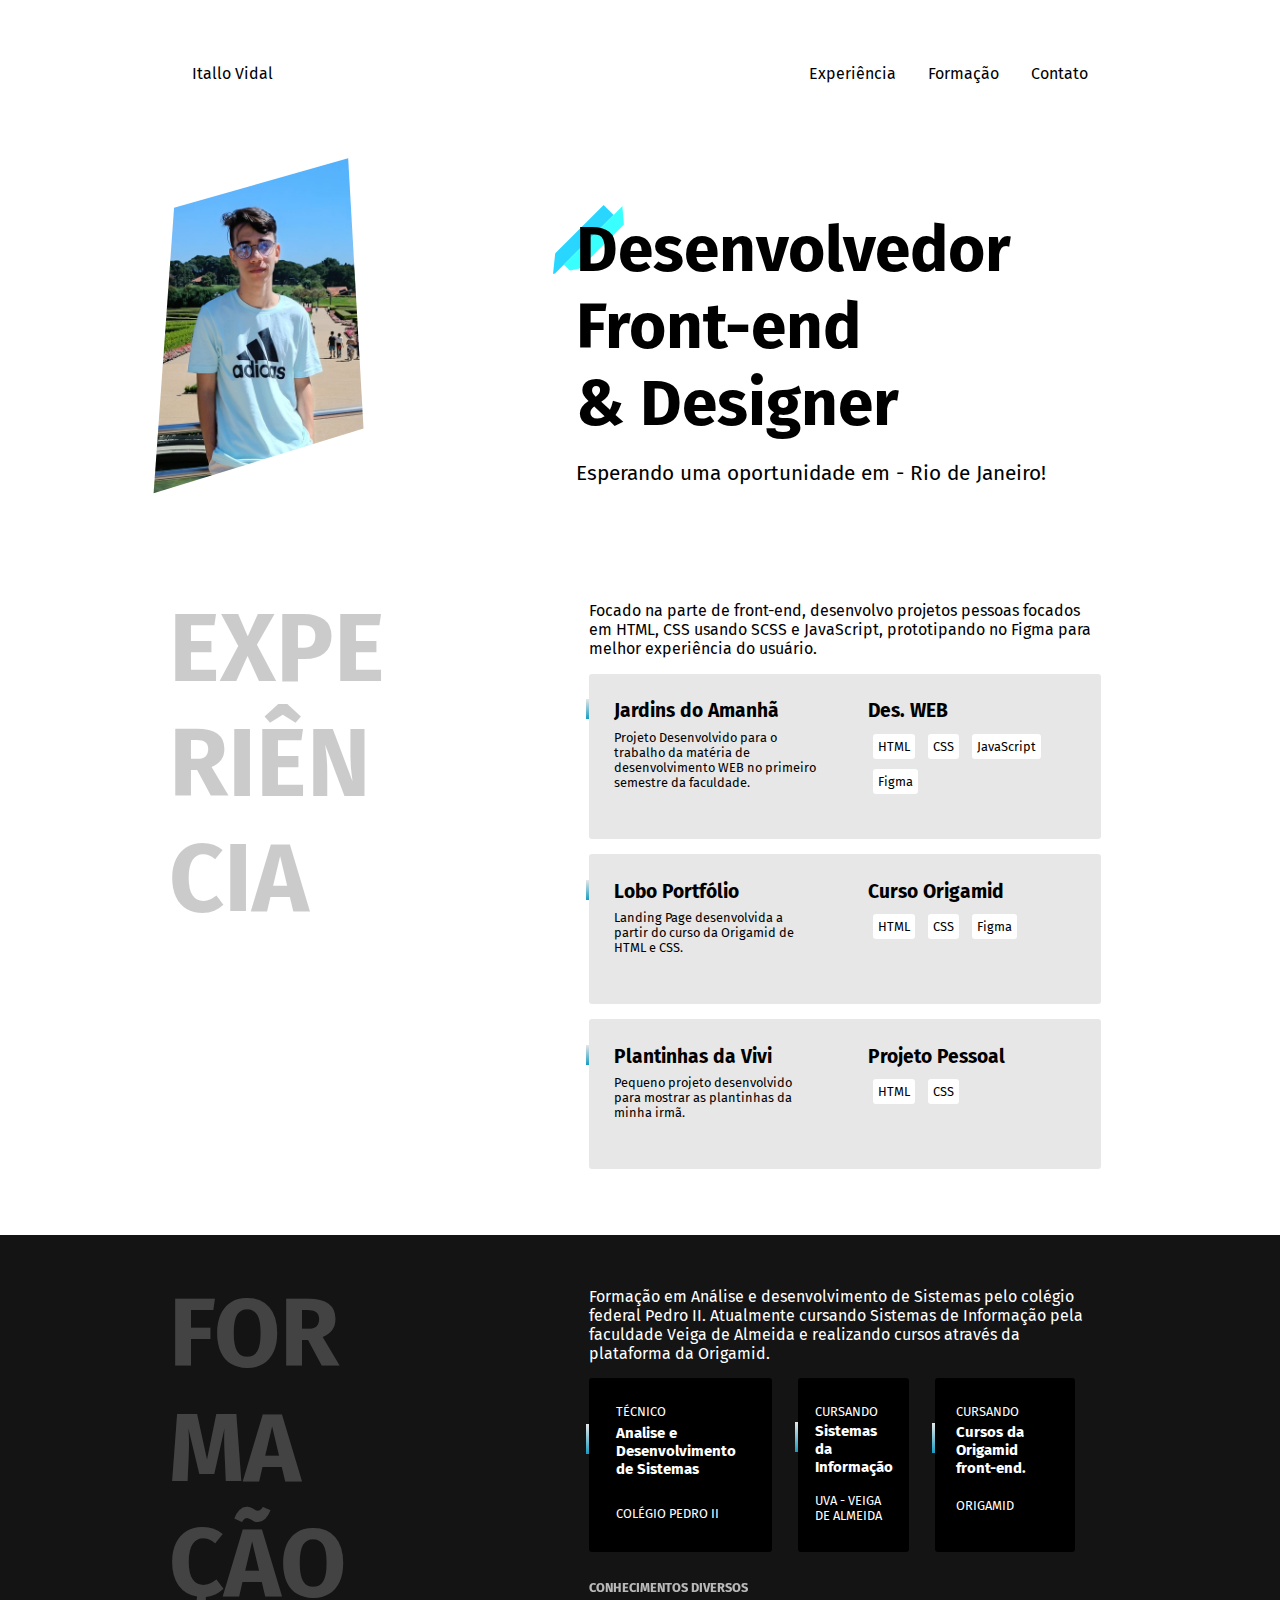
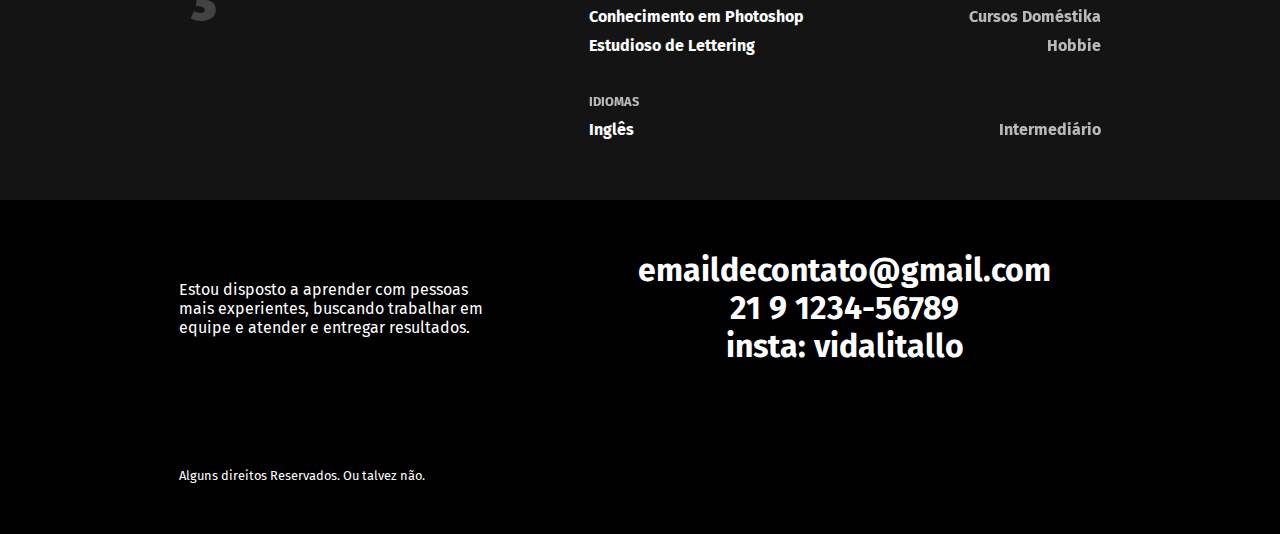
<file: index.html>
<!DOCTYPE html>
<html lang="en">
<head>
    <meta charset="UTF-8">
    <meta http-equiv="X-UA-Compatible" content="IE=edge">
    <meta name="viewport" content="width=device-width, initial-scale=1.0">
    <link rel="stylesheet" href="./CSS/style.css">
    <link rel="preconnect" href="https://fonts.googleapis.com">
<link rel="preconnect" href="https://fonts.gstatic.com" crossorigin>
<link href="https://fonts.googleapis.com/css2?family=Fira+Sans:ital,wght@0,100;0,200;0,300;0,400;0,500;0,600;0,700;0,800;0,900;1,100;1,200;1,300;1,400;1,500;1,600;1,700;1,800;1,900&display=swap" rel="stylesheet">
    <title>Projeto Origamid - Lobo</title>
</head>
<body>
    
    <div id="container-nav">
        <span>Itallo Vidal</span>
        <nav>
            <a href="#container-experiencia">Experiência</a>
            <a href="#container-formacao">Formação</a>
            <a href="#container-contato">Contato</a>
        </nav>
    </div>

    <main>
        <article id="oquesou">
            <div id="container-img">
                <img src="./img/perfil.jpg" alt="">
            </div>

            <div id="info">
            
            <h1> <img id="detalhe"  src="img/detalhe.svg" alt="">Desenvolvedor  <br> Front-end <br>  & Designer</h1>

                <p>Esperando uma oportunidade em - Rio de Janeiro!</p>
            </div>
        </article>

        <article class="wrapper" id="container-experiencia">
            <h1>expe<br>riên<br>cia</h1>

            <div class="container-projetos">
                <p class="desc">Focado na parte de front-end, desenvolvo projetos pessoas focados em HTML, CSS usando SCSS e JavaScript, prototipando no Figma para melhor experiência do usuário. </p>

                <div class="projeto">
                    <div class="info-projeto">
                        <h2>Jardins do Amanhã</h2>

                        <p>Projeto Desenvolvido para o trabalho da matéria de desenvolvimento WEB no primeiro semestre da faculdade.</p>
                    </div>
                    <div class="linguagens-projeto">
                        <h2>Des. WEB</h2>

                        <span> HTML</span>
                        <span> CSS</span>
                        <span> JavaScript</span>
                        <span> Figma </span>
                    </div>
                </div>

                <div class="projeto">
                    <div class="info-projeto">
                        <h2>Lobo Portfólio</h2>

                        <p> Landing Page desenvolvida a partir do curso da Origamid de HTML e CSS.</p>
                    </div>
                    <div class="linguagens-projeto">
                        <h2>Curso Origamid</h2>

                        <span> HTML</span>
                        <span> CSS</span>
                        <span> Figma</span>
                    </div>
                </div>

                <div class="projeto">
                    <div class="info-projeto">
                        <h2>Plantinhas da Vivi</h2>

                        <p>Pequeno projeto desenvolvido para mostrar as plantinhas da minha irmã.</p>
                    </div>
                    <div class="linguagens-projeto">
                        <h2>Projeto Pessoal</h2>

                        <span> HTML</span>
                        <span> CSS</span>
                    </div>
                </div>
            </div>
        </article>

        <article class="wrapper" id="container-formacao">
            <h1>for<br>ma<br>ção</h1>

            <div class="container-projetos">
                <p class="desc"> Formação em Análise e desenvolvimento de Sistemas pelo colégio federal Pedro II. Atualmente cursando Sistemas de Informação pela faculdade Veiga de Almeida e realizando cursos através da plataforma da Origamid.</p>

                <div class="container-formacoes">
                    <div class="formacoes">
                        <p>Técnico</p>
                        <h3>Analise e Desenvolvimento de Sistemas</h3>

                        <p>Colégio Pedro II</p>
                    </div>
                    <div class="formacoes">
                        <p>Cursando</p>
                        <h3>Sistemas da Informação</h3>

                        <p>UVA - Veiga de Almeida</p>
                    </div>
                    <div class="formacoes">
                        <p>Cursando</p>
                        <h3>Cursos da Origamid front-end.</h3>

                        <p>Origamid</p>
                    </div>
                </div>

                <div class="container-curriculo">
                    <span>Conhecimentos Diversos</span>
                    <div class="wp">
                        <h4>Conhecimento em Photoshop</h4>
                        <p>Cursos Doméstika</p>
                    </div>
                    <div>
                        <h4>Estudioso de Lettering</h4>
                        <p>Hobbie</p>
                    </div>
                </div>
                <div class="container-curriculo">
                    <span>idiomas</span>
                    <div class="wp">
                        <h4>Inglês</h4>
                        <p> Intermediário </p>
                    </div>
                    <!-- <div>
                        <h4>Espanhol</h4>
                        <p>Intermediário</p>
                    </div> -->
                </div>
            </div>
        </article>
    </main>

    <footer>
        <div id="container-footer">
            <p>Estou disposto a aprender com pessoas mais experientes, buscando trabalhar em equipe e atender e entregar resultados.</p>

            <div id="contato">
                <h1>emaildecontato@gmail.com</h1>
                <h1>21 9 1234-56789</h1>
                <h1>insta: vidalitallo</h1>
            </div>
        </div>

        <span>Alguns direitos Reservados. Ou talvez não.</span>
    </footer>

</body>
</html>
</file>
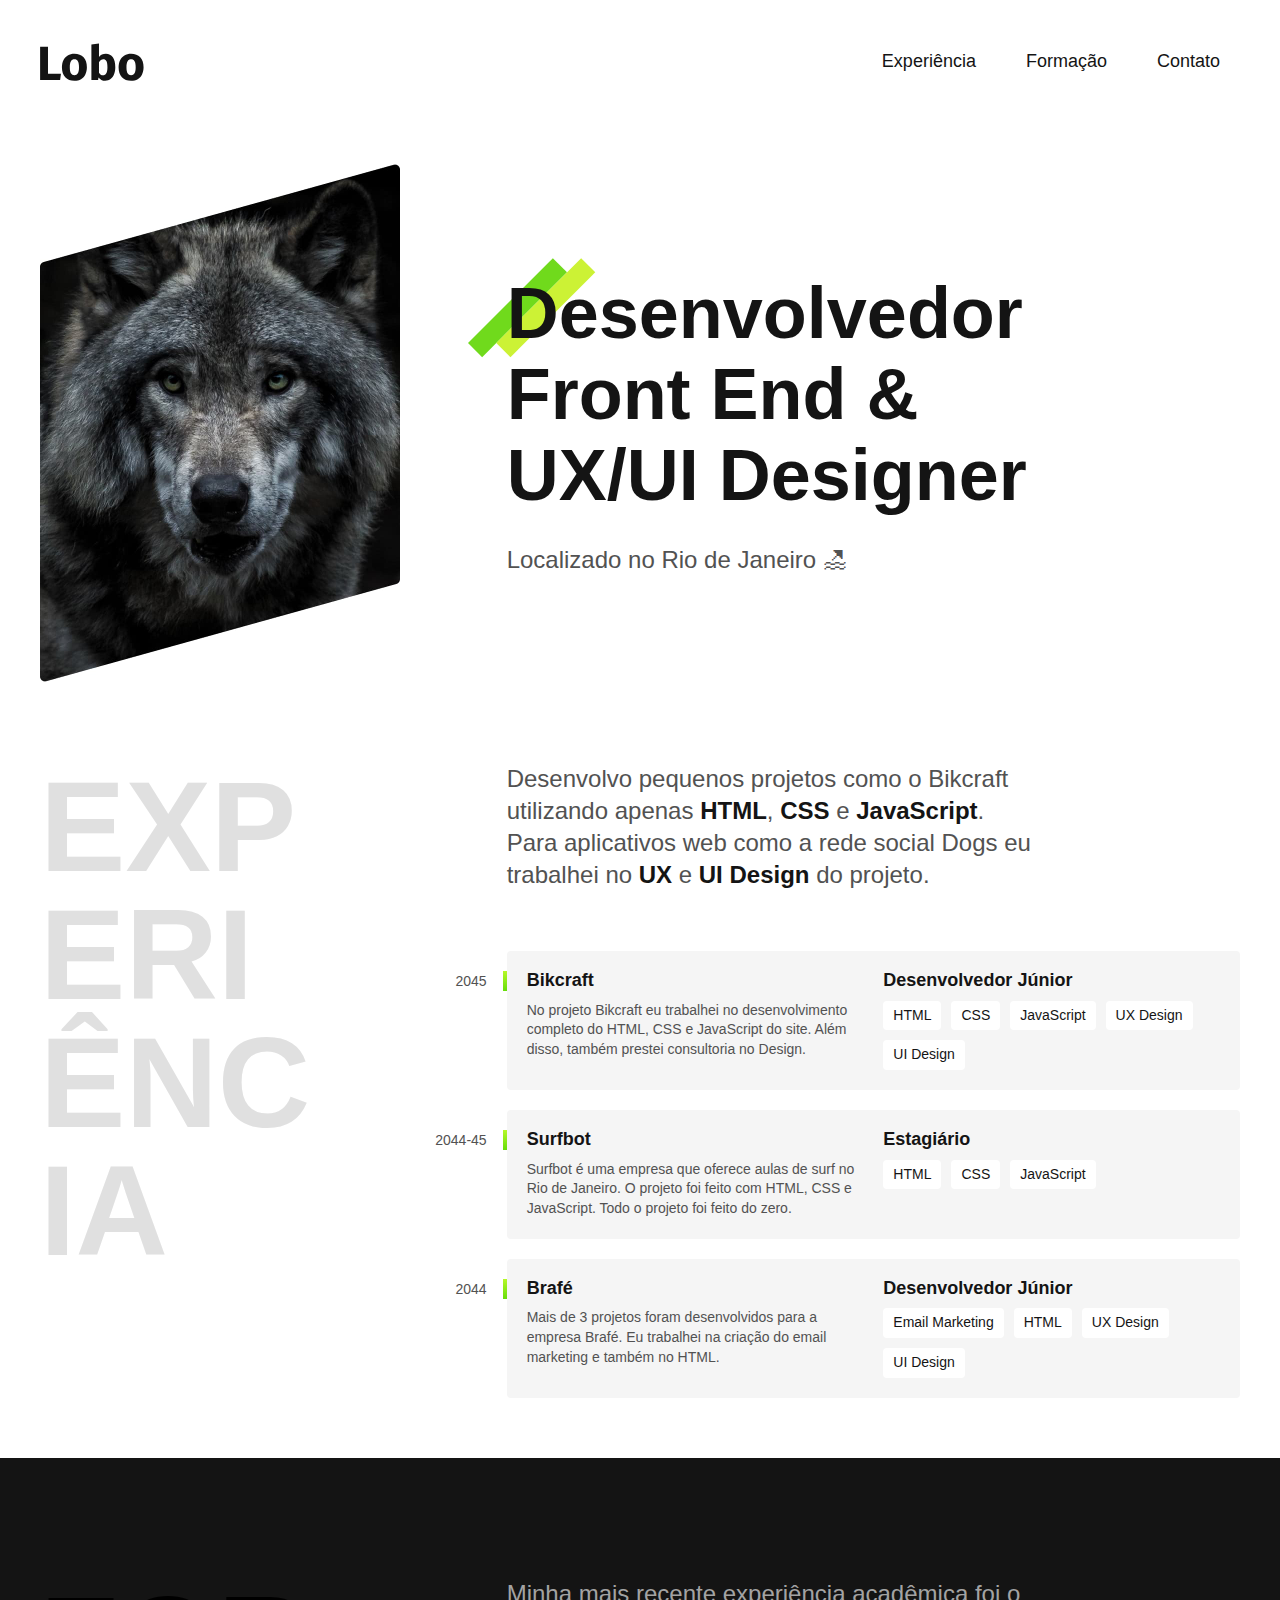
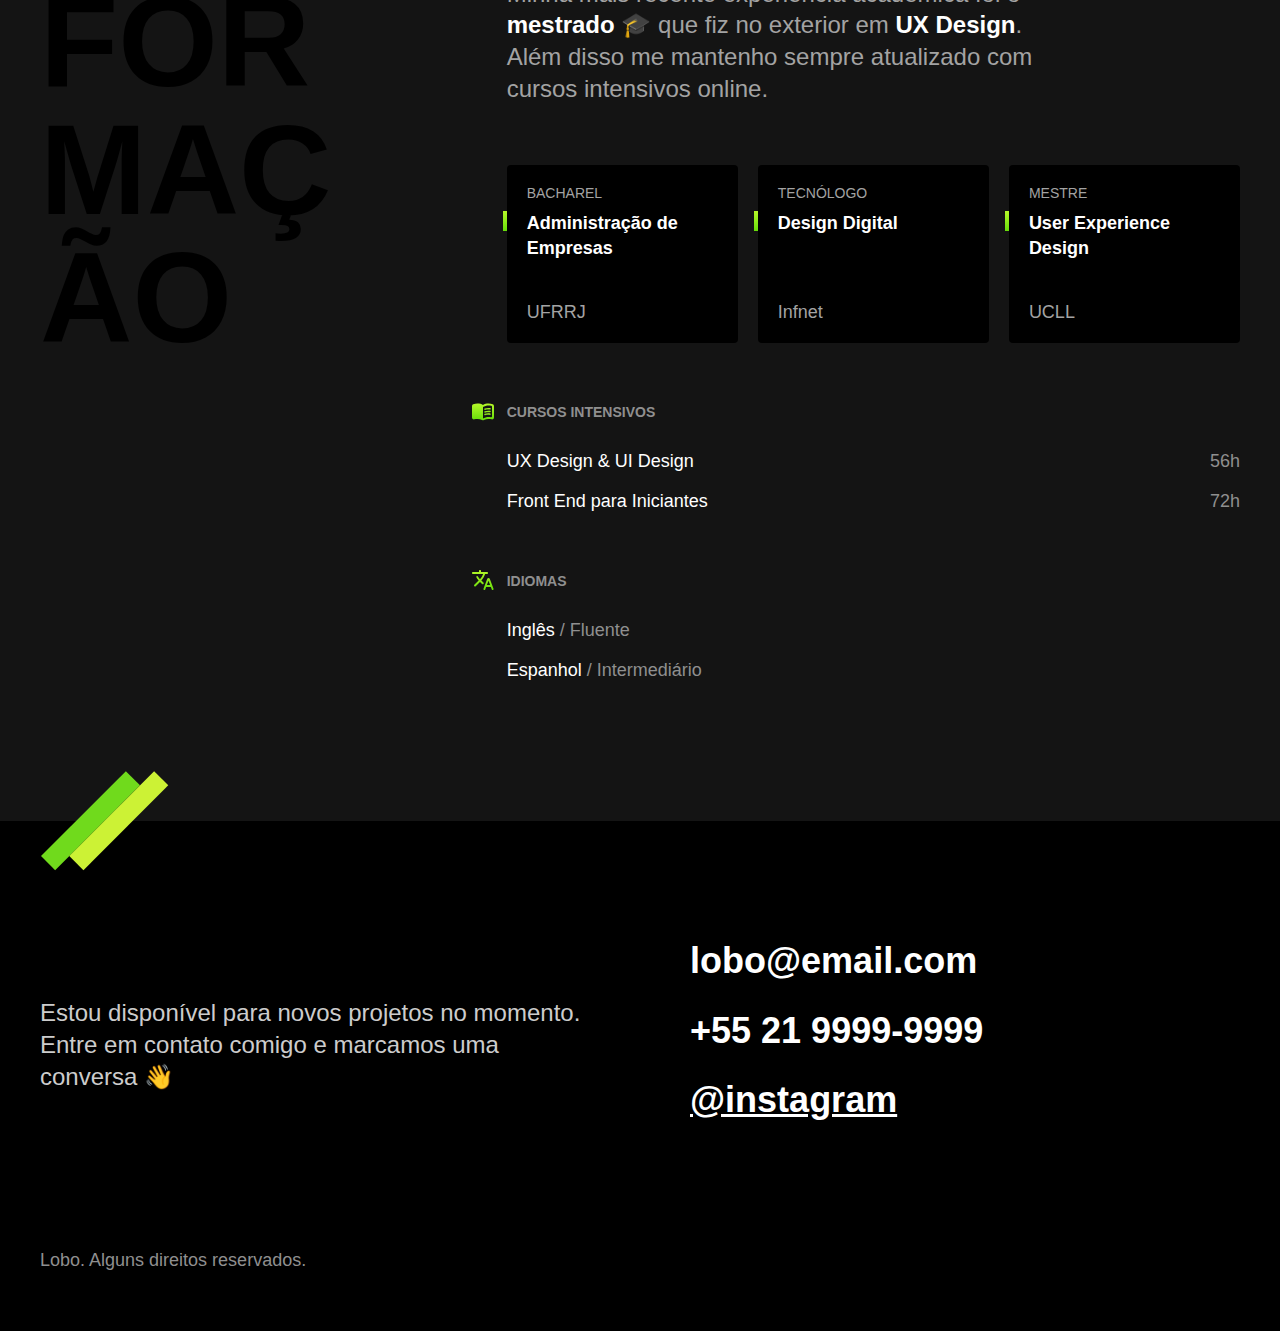
<file: #00 - Referência e Arquivos do Professor/index.html>
<!DOCTYPE html>
<html lang="pt-br">

<head>
  <meta charset="UTF-8">
  <meta name="viewport" content="width=device-width, initial-scale=1.0">
  <title>Lobo - Desenvolvedor e Designer</title>
  <meta name="description" content="Desenvolvedor Front End e UX/UI Designer Localizado no Rio de Janeiro">
  <link rel="stylesheet" href="./css/style.css">
</head>

<body>
  <header class="header">
    <img src="./img/marca.svg" alt="Lobo" width="104" height="38">
    <nav>
      <ul class="header-menu">
        <li><a href="#experiencia">Experiência</a></li>
        <li><a href="#formacao">Formação</a></li>
        <li><a href="#contato">Contato</a></li>
      </ul>
    </nav>
  </header>

  <main class="introducao">
    <img src="./img/perfil.jpg" alt="Lobo Cinza" width="360" height="520">
    <div>
      <h1>Desenvolvedor<br>Front End &<br>UX/UI Designer</h1>
      <p>Localizado no Rio de Janeiro 🏖</p>
    </div>
  </main>

  <section class="experiencia" id="experiencia" aria-label="Experiência">
    <h2 class="subtitulo">Experiência</h2>
    <div>
      <p class="experiencia-texto">Desenvolvo pequenos projetos como o Bikcraft utilizando apenas <strong>HTML</strong>, <strong>CSS</strong> e <strong>JavaScript</strong>. Para aplicativos web como a rede social Dogs eu trabalhei no <strong>UX</strong> e <strong>UI Design</strong> do projeto.</p>

      <div class="empresa">
        <span class="empresa-ano">2045</span>
        <h3 class="empresa-titulo">Bikcraft</h3>
        <span class="empresa-titulo">Desenvolvedor Júnior</span>
        <p class="empresa-texto">No projeto Bikcraft eu trabalhei no desenvolvimento completo do HTML, CSS e JavaScript do site. Além disso, também prestei consultoria no Design.</p>
        <ul class="empresa-habilidades">
          <li>HTML</li>
          <li>CSS</li>
          <li>JavaScript</li>
          <li>UX Design</li>
          <li>UI Design</li>
        </ul>
      </div>

      <div class="empresa">
        <span class="empresa-ano">2044-45</span>
        <h3 class="empresa-titulo">Surfbot</h3>
        <span class="empresa-titulo">Estagiário</span>
        <p class="empresa-texto">Surfbot é uma empresa que oferece aulas de surf no Rio de Janeiro. O projeto foi feito com HTML, CSS e JavaScript. Todo o projeto foi feito do zero.</p>
        <ul class="empresa-habilidades">
          <li>HTML</li>
          <li>CSS</li>
          <li>JavaScript</li>
        </ul>
      </div>

      <div class="empresa">
        <span class="empresa-ano">2044</span>
        <h3 class="empresa-titulo">Brafé</h3>
        <span class="empresa-titulo">Desenvolvedor Júnior</span>
        <p class="empresa-texto">Mais de 3 projetos foram desenvolvidos para a empresa Brafé. Eu trabalhei na criação do email marketing e também no HTML.</p>
        <ul class="empresa-habilidades">
          <li>Email Marketing</li>
          <li>HTML</li>
          <li>UX Design</li>
          <li>UI Design</li>
        </ul>
      </div>

    </div>
  </section>

  <section class="formacao" id="formacao" aria-label="Formação">
    <div class="formacao-container">
      <h2 class="subtitulo">Formação</h2>

      <div>
        <p class="formacao-texto">
          Minha mais recente experiência acadêmica foi o <strong>mestrado</strong> 🎓 que fiz no exterior em <strong>UX Design</strong>. Além disso me mantenho sempre atualizado com cursos intensivos online.
        </p>

        <ul class="faculdade-lista">
          <li class="faculdade">
            <span class="faculdade-tipo">Bacharel</span>
            <h3 class="faculdade-curso">Administração de Empresas</h3>
            <span class="faculdade-instituicao">UFRRJ</span>
          </li>
          <li class="faculdade">
            <span class="faculdade-tipo">Tecnólogo</span>
            <h3 class="faculdade-curso">Design Digital</h3>
            <span class="faculdade-instituicao">Infnet</span>
          </li>
          <li class="faculdade">
            <span class="faculdade-tipo">Mestre</span>
            <h3 class="faculdade-curso">User Experience Design</h3>
            <span class="faculdade-instituicao">UCLL</span>
          </li>
        </ul>

        <div class="formacao-extra">
          <div class="cursos">
            <h3>Cursos Intensivos</h3>
            <ul>
              <li>UX Design & UI Design <span>56h</span></li>
              <li>Front End para Iniciantes <span>72h</span></li>
            </ul>
          </div>
          <div class="idiomas">
            <h3>Idiomas</h3>
            <ul>
              <li>Inglês <span>/ Fluente</span></li>
              <li>Espanhol <span>/ Intermediário</span></li>
            </ul>
          </div>
        </div>
      </div>
    </div>
  </section>

  <footer class="footer" id="contato">
    <div class="footer-container">
      <p class="footer-texto">Estou disponível para novos projetos no momento. Entre em contato comigo e marcamos uma conversa 👋</p>
      <ul class="footer-contato">
        <li>lobo@email.com</li>
        <li>+55 21 9999-9999</li>
        <li><a href="/">@instagram</a></li>
      </ul>
      <p class="footer-copy">Lobo. Alguns direitos reservados.</p>
    </div>
  </footer>

</body>

</html>
</file>
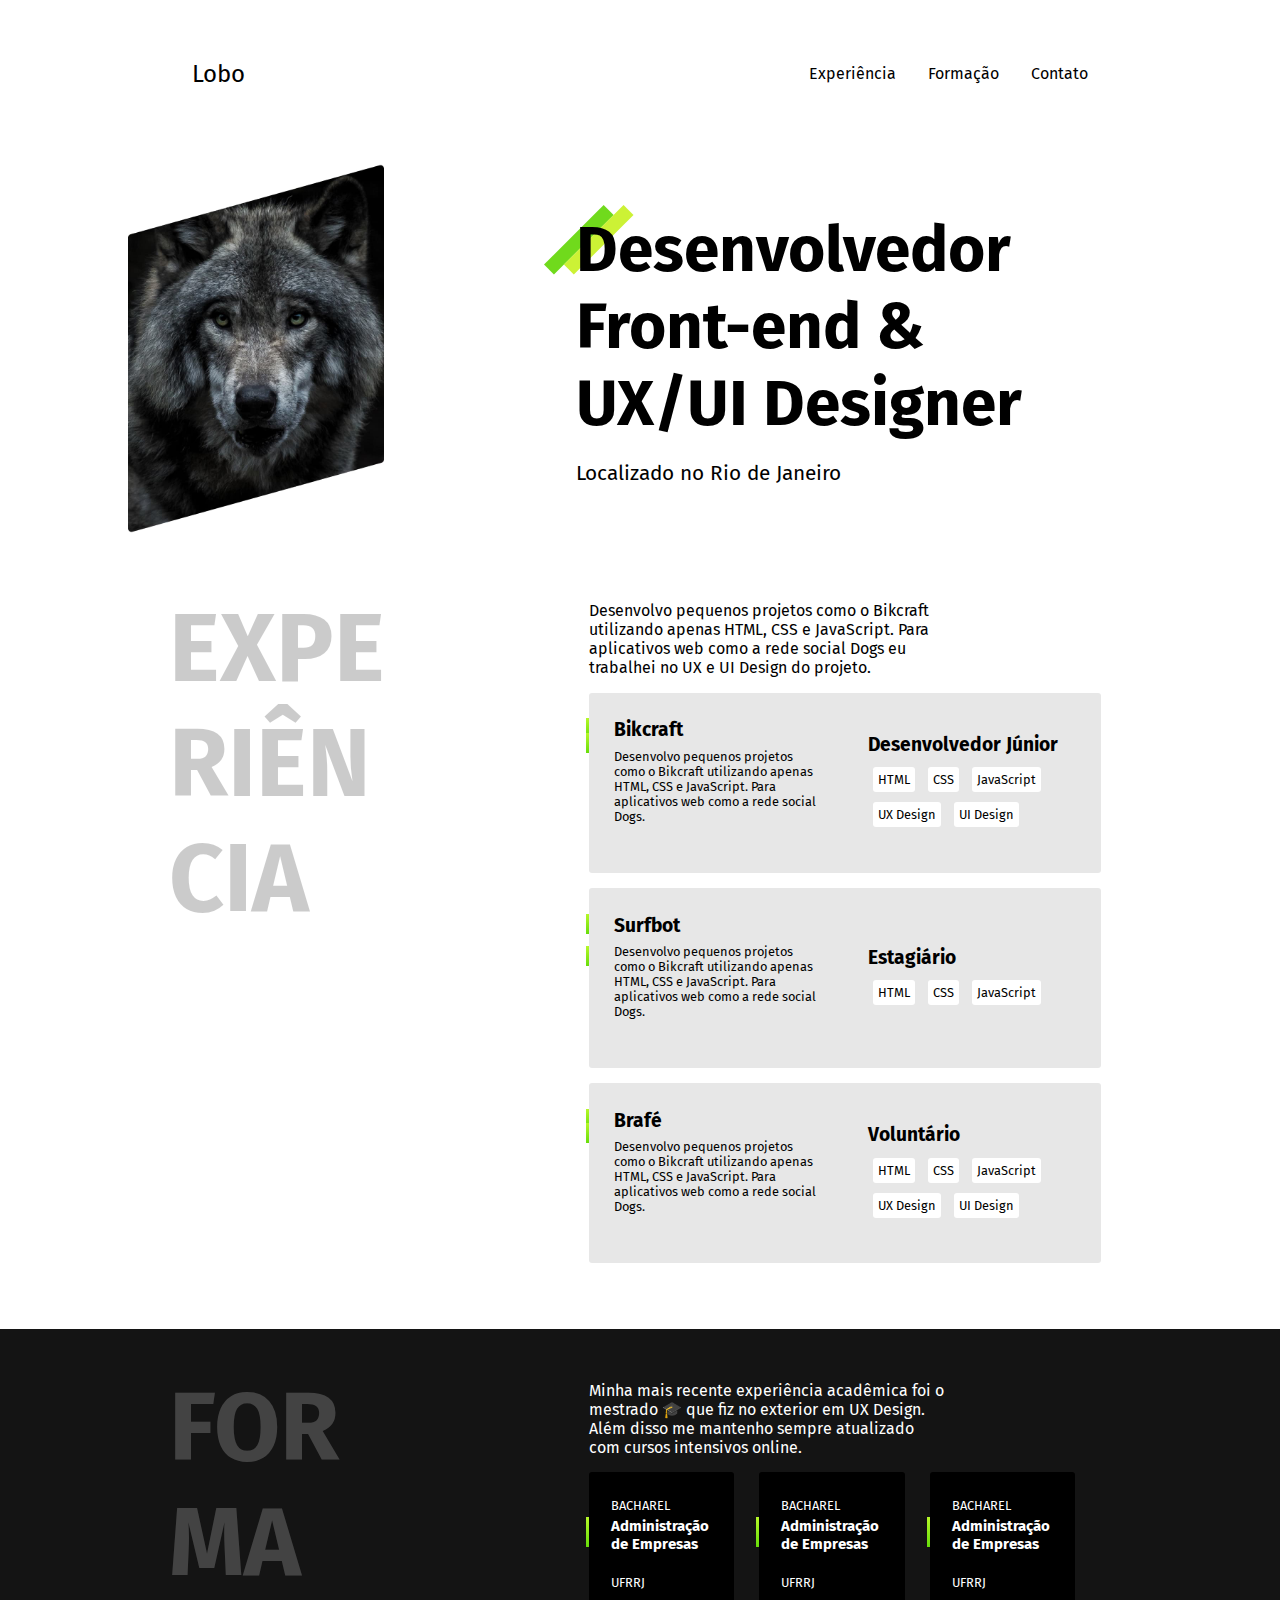
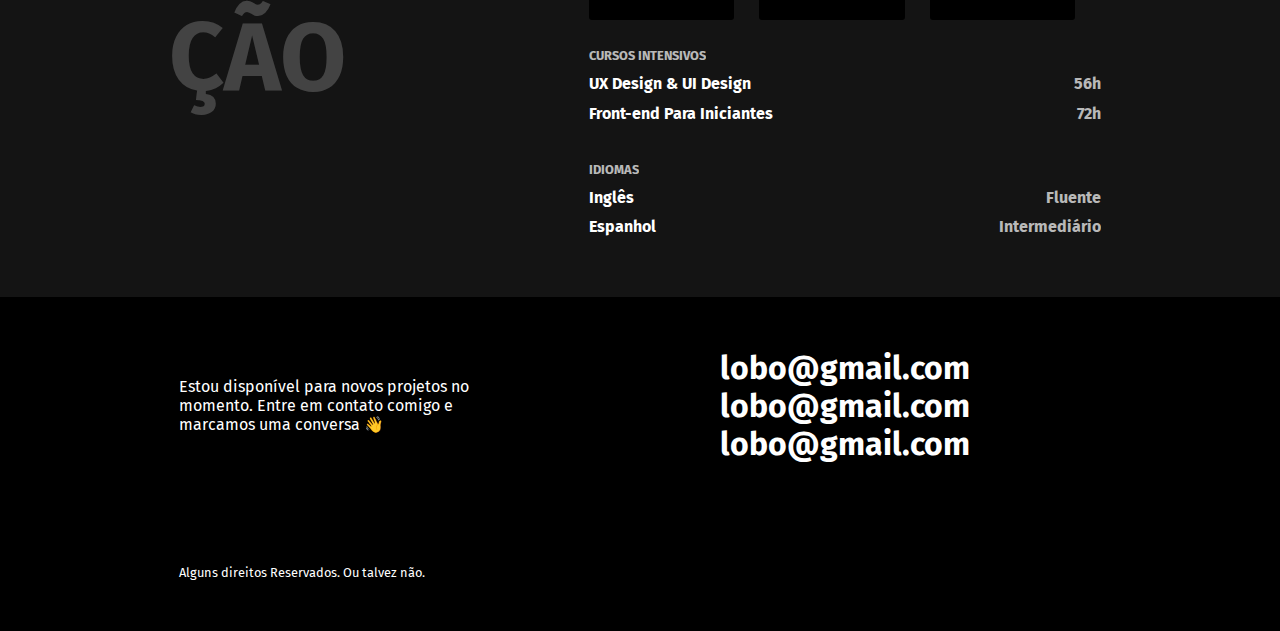
<file: #01 - Meu clone/index.html>
<!DOCTYPE html>
<html lang="en">
<head>
    <meta charset="UTF-8">
    <meta http-equiv="X-UA-Compatible" content="IE=edge">
    <meta name="viewport" content="width=device-width, initial-scale=1.0">
    <link rel="stylesheet" href="style.css">
    <link rel="preconnect" href="https://fonts.googleapis.com">
<link rel="preconnect" href="https://fonts.gstatic.com" crossorigin>
<link href="https://fonts.googleapis.com/css2?family=Fira+Sans:ital,wght@0,100;0,200;0,300;0,400;0,500;0,600;0,700;0,800;0,900;1,100;1,200;1,300;1,400;1,500;1,600;1,700;1,800;1,900&display=swap" rel="stylesheet">
    <title>Projeto Origamid - Lobo</title>
</head>
<body>
    
    <div id="container-nav">
        <span>Lobo</span>
        <nav>
            <a href="#container-experiencia">Experiência</a>
            <a href="#container-formacao">Formação</a>
            <a href="#container-contato">Contato</a>
        </nav>
    </div>

    <main>
        <article id="oquesou">
            <div id="container-img">
                <img src="./img/perfil.jpg" alt="">
            </div>

            <div id="info">
            
            <h1> <img id="detalhe"  src="img/detalhe.svg" alt="">Desenvolvedor  <br> Front-end & <br> UX/UI Designer</h1>

                <p>Localizado no Rio de Janeiro</p>
            </div>
        </article>

        <article class="wrapper" id="container-experiencia">
            <h1>expe<br>riên<br>cia</h1>

            <div class="container-projetos">
                <p class="desc">Desenvolvo pequenos projetos como o Bikcraft utilizando apenas HTML, CSS e JavaScript. Para aplicativos web como a rede social Dogs eu trabalhei no UX e UI Design do projeto.</p>

                <div class="projeto">
                    <div class="info-projeto">
                        <h2>Bikcraft</h2>

                        <p>Desenvolvo pequenos projetos como o Bikcraft utilizando apenas HTML, CSS e JavaScript. Para aplicativos web como a rede social Dogs.</p>
                    </div>
                    <div class="linguagens-projeto">
                        <h2>Desenvolvedor Júnior</h2>

                        <span> HTML</span>
                        <span> CSS</span>
                        <span> JavaScript</span>
                        <span> UX Design</span>
                        <span> UI Design</span>
                    </div>
                </div>

                <div class="projeto">
                    <div class="info-projeto">
                        <h2>Surfbot</h2>

                        <p>Desenvolvo pequenos projetos como o Bikcraft utilizando apenas HTML, CSS e JavaScript. Para aplicativos web como a rede social Dogs.</p>
                    </div>
                    <div class="linguagens-projeto">
                        <h2>Estagiário</h2>

                        <span> HTML</span>
                        <span> CSS</span>
                        <span> JavaScript</span>
                    </div>
                </div>

                <div class="projeto">
                    <div class="info-projeto">
                        <h2>Brafé</h2>

                        <p>Desenvolvo pequenos projetos como o Bikcraft utilizando apenas HTML, CSS e JavaScript. Para aplicativos web como a rede social Dogs.</p>
                    </div>
                    <div class="linguagens-projeto">
                        <h2>Voluntário</h2>

                        <span> HTML</span>
                        <span> CSS</span>
                        <span> JavaScript</span>
                        <span> UX Design</span>
                        <span> UI Design</span>
                    </div>
                </div>
            </div>
        </article>

        <article class="wrapper" id="container-formacao">
            <h1>for<br>ma<br>ção</h1>

            <div class="container-projetos">
                <p class="desc">Minha mais recente experiência acadêmica foi o mestrado 🎓 que fiz no exterior em UX Design. Além disso me mantenho sempre atualizado com cursos intensivos online.</p>

                <div class="container-formacoes">
                    <div class="formacoes">
                        <p>bacharel</p>
                        <h3>Administração de Empresas</h3>

                        <p>UFRRJ</p>
                    </div>
                    <div class="formacoes">
                        <p>bacharel</p>
                        <h3>Administração de Empresas</h3>

                        <p>UFRRJ</p>
                    </div>
                    <div class="formacoes">
                        <p>bacharel</p>
                        <h3>Administração de Empresas</h3>

                        <p>UFRRJ</p>
                    </div>
                </div>

                <div class="container-curriculo">
                    <span>cursos intensivos</span>
                    <div class="wp">
                        <h4>UX Design & UI Design</h4>
                        <p>56h</p>
                    </div>
                    <div>
                        <h4>Front-end Para Iniciantes</h4>
                        <p>72h</p>
                    </div>
                </div>
                <div class="container-curriculo">
                    <span>idiomas</span>
                    <div class="wp">
                        <h4>Inglês</h4>
                        <p> Fluente</p>
                    </div>
                    <div>
                        <h4>Espanhol</h4>
                        <p>Intermediário</p>
                    </div>
                </div>
            </div>
        </article>
    </main>

    <footer>
        <div id="container-footer">
            <p>Estou disponível para novos projetos no momento. Entre em contato comigo e marcamos uma conversa 👋</p>

            <div id="contato">
                <h1>lobo@gmail.com</h1>
                <h1>lobo@gmail.com</h1>
                <h1>lobo@gmail.com</h1>
            </div>
        </div>

        <span>Alguns direitos Reservados. Ou talvez não.</span>
    </footer>

</body>
</html>
</file>
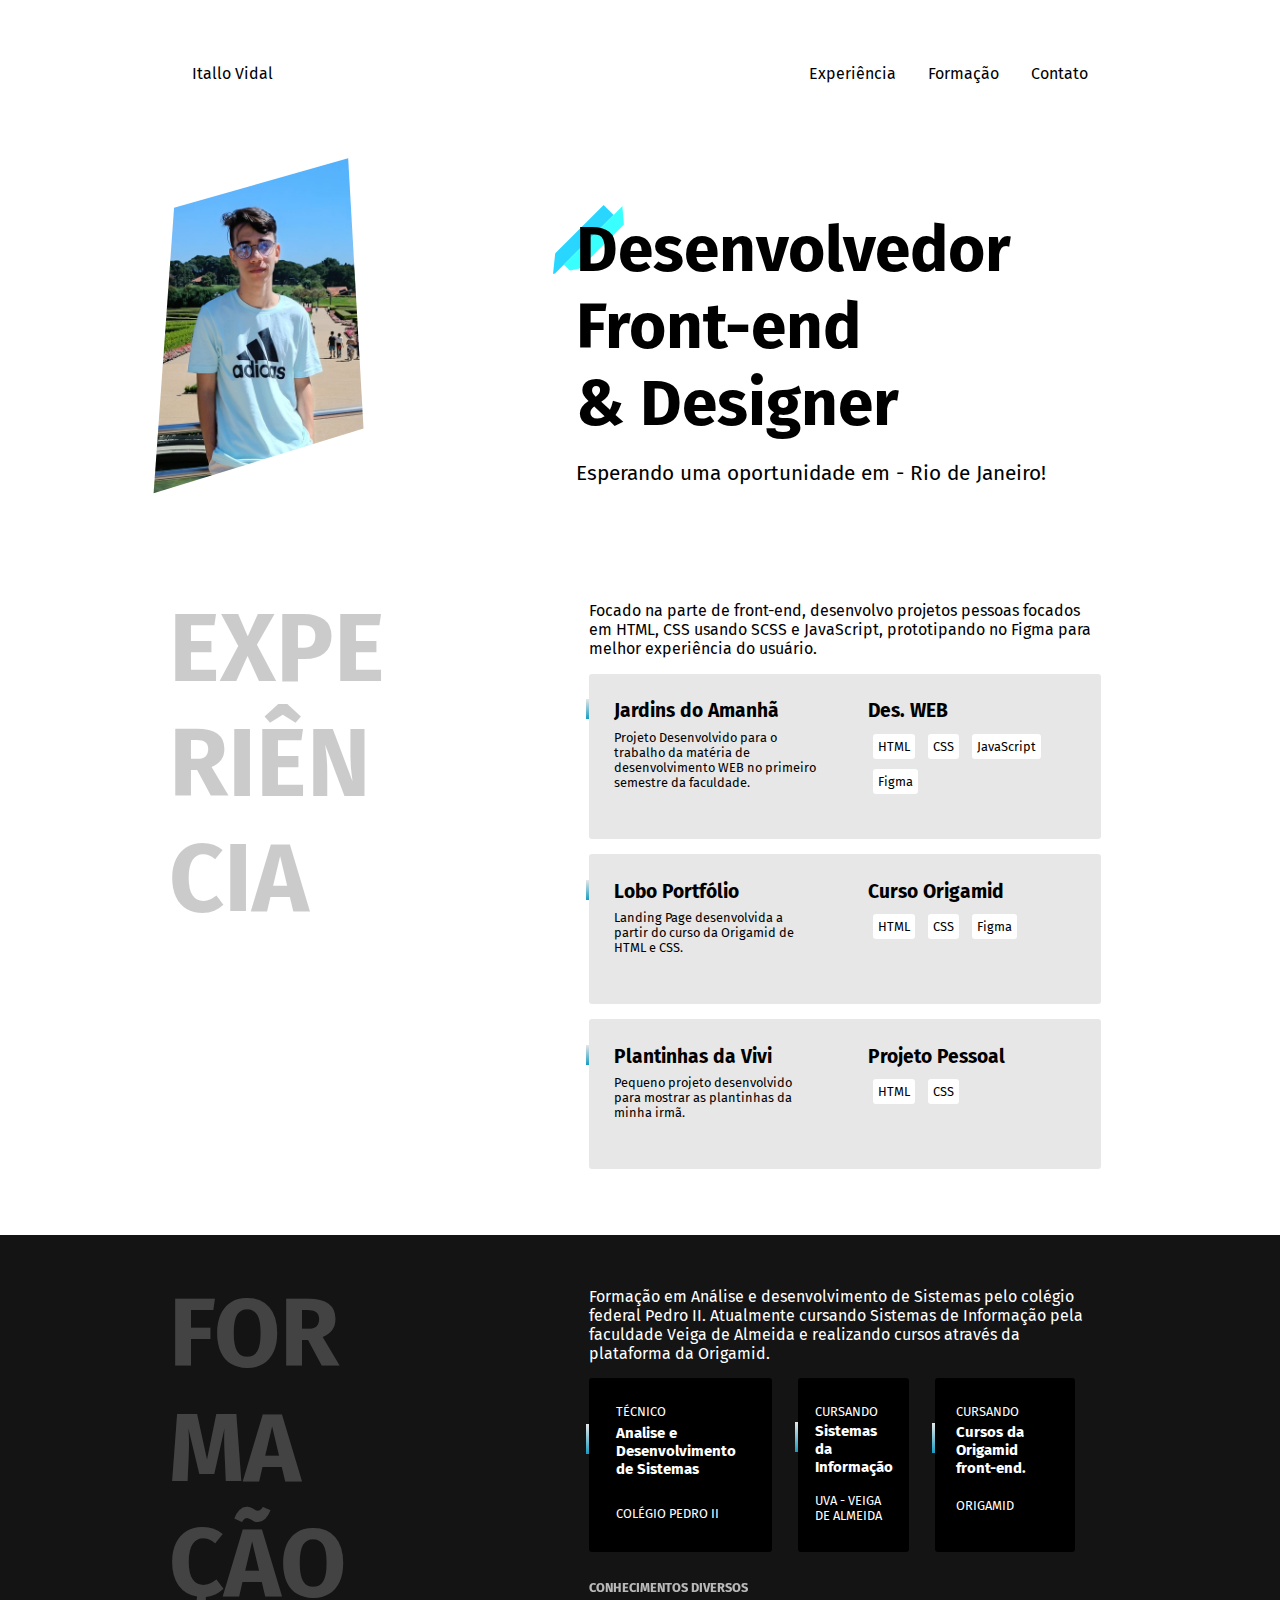
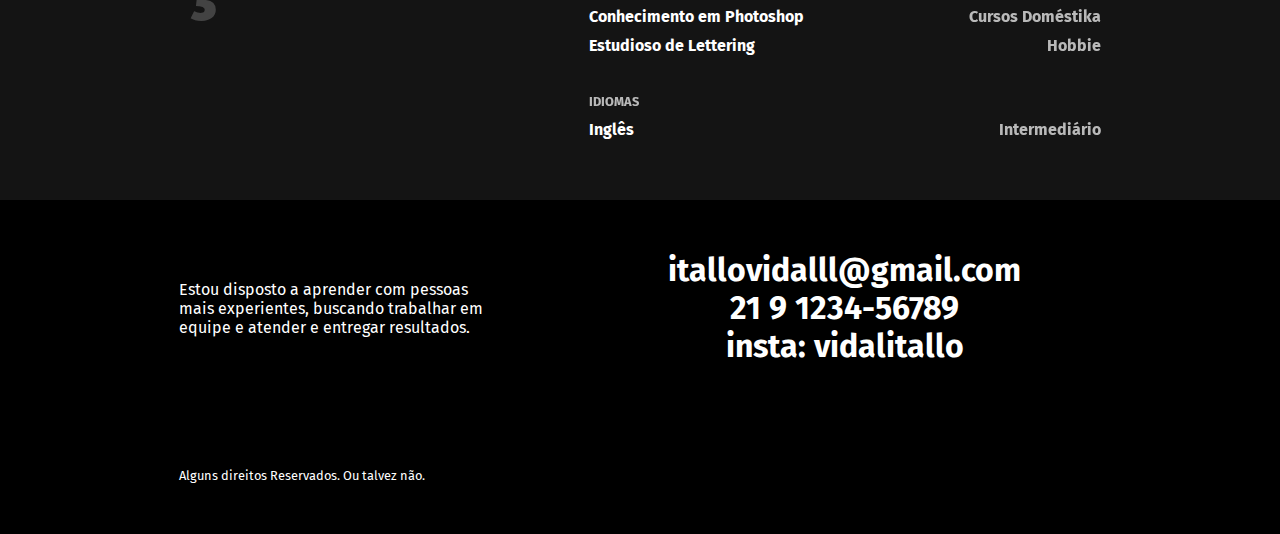
<file: landing page portifolio/index.html>
<!DOCTYPE html>
<html lang="en">
<head>
    <meta charset="UTF-8">
    <meta http-equiv="X-UA-Compatible" content="IE=edge">
    <meta name="viewport" content="width=device-width, initial-scale=1.0">
    <link rel="stylesheet" href="./CSS/style.css">

    <!-- conexão com fonte usada -->

    <link rel="preconnect" href="https://fonts.googleapis.com">
    <link rel="preconnect" href="https://fonts.gstatic.com" crossorigin>    
    <link href="https://fonts.googleapis.com/css2?family=Fira+Sans:ital,wght@0,100;0,200;0,300;0,400;0,500;0,600;0,700;0,800;0,900;1,100;1,200;1,300;1,400;1,500;1,600;1,700;1,800;1,900&display=swap" rel="stylesheet">
    <title>Projeto Origamid - Lobo</title>
</head>
<body>
    
    <div id="container-nav">
        <span>Itallo Vidal</span>
        <nav>
            <a href="#container-experiencia">Experiência</a>
            <a href="#container-formacao">Formação</a>
            <a href="#container-contato">Contato</a>
        </nav>
    </div>

    <main>
        <article id="oquesou">
            <div id="container-img">
                <img src="./img/perfil.jpg" alt="">
            </div>

            <div id="info">
            
            <h1> <img id="detalhe"  src="img/detalhe.svg" alt="">Desenvolvedor  <br> Front-end <br>  & Designer</h1>

                <p>Esperando uma oportunidade em - Rio de Janeiro!</p>
            </div>
        </article>

        <article class="wrapper" id="container-experiencia">
            <h1>expe<br>riên<br>cia</h1>

            <div class="container-projetos">
                <p class="desc">Focado na parte de front-end, desenvolvo projetos pessoas focados em HTML, CSS usando SCSS e JavaScript, prototipando no Figma para melhor experiência do usuário. </p>

                <div class="projeto">
                    <div class="info-projeto">
                        <h2>Jardins do Amanhã</h2>

                        <p>Projeto Desenvolvido para o trabalho da matéria de desenvolvimento WEB no primeiro semestre da faculdade.</p>
                    </div>
                    <div class="linguagens-projeto">
                        <h2>Des. WEB</h2>

                        <span> HTML</span>
                        <span> CSS</span>
                        <span> JavaScript</span>
                        <span> Figma </span>
                    </div>
                </div>

                <div class="projeto">
                    <div class="info-projeto">
                        <h2>Lobo Portfólio</h2>

                        <p> Landing Page desenvolvida a partir do curso da Origamid de HTML e CSS.</p>
                    </div>
                    <div class="linguagens-projeto">
                        <h2>Curso Origamid</h2>

                        <span> HTML</span>
                        <span> CSS</span>
                        <span> Figma</span>
                    </div>
                </div>

                <div class="projeto">
                    <div class="info-projeto">
                        <h2>Plantinhas da Vivi</h2>

                        <p>Pequeno projeto desenvolvido para mostrar as plantinhas da minha irmã.</p>
                    </div>
                    <div class="linguagens-projeto">
                        <h2>Projeto Pessoal</h2>

                        <span> HTML</span>
                        <span> CSS</span>
                    </div>
                </div>
            </div>
        </article>

        <article class="wrapper" id="container-formacao">
            <h1>for<br>ma<br>ção</h1>

            <div class="container-projetos">
                <p class="desc"> Formação em Análise e desenvolvimento de Sistemas pelo colégio federal Pedro II. Atualmente cursando Sistemas de Informação pela faculdade Veiga de Almeida e realizando cursos através da plataforma da Origamid.</p>

                <div class="container-formacoes">
                    <div class="formacoes">
                        <p>Técnico</p>
                        <h3>Analise e Desenvolvimento de Sistemas</h3>

                        <p>Colégio Pedro II</p>
                    </div>
                    <div class="formacoes">
                        <p>Cursando</p>
                        <h3>Sistemas da Informação</h3>

                        <p>UVA - Veiga de Almeida</p>
                    </div>
                    <div class="formacoes">
                        <p>Cursando</p>
                        <h3>Cursos da Origamid front-end.</h3>

                        <p>Origamid</p>
                    </div>
                </div>

                <div class="container-curriculo">
                    <span>Conhecimentos Diversos</span>
                    <div class="wp">
                        <h4>Conhecimento em Photoshop</h4>
                        <p>Cursos Doméstika</p>
                    </div>
                    <div>
                        <h4>Estudioso de Lettering</h4>
                        <p>Hobbie</p>
                    </div>
                </div>
                <div class="container-curriculo">
                    <span>idiomas</span>
                    <div class="wp">
                        <h4>Inglês</h4>
                        <p> Intermediário </p>
                    </div>
                </div>
            </div>
        </article>
    </main>

    <footer>
        <div id="container-footer">
            <p>Estou disposto a aprender com pessoas mais experientes, buscando trabalhar em equipe e atender e entregar resultados.</p>

            <div id="contato">
                <h1>itallovidalll@gmail.com</h1>
                <h1>21 9 1234-56789</h1>
                <h1>insta: vidalitallo</h1>
            </div>
        </div>

        <span>Alguns direitos Reservados. Ou talvez não.</span>
    </footer>

</body>
</html>
</file>
<file: CSS/style.css>
@import url("https://fonts.googleapis.com/css2?family=Fira+Sans:ital,wght@0,100;0,200;0,300;0,400;0,500;0,600;0,700;0,800;0,900;1,100;1,200;1,300;1,400;1,500;1,600;1,700;1,800;1,900&display=swap");
a {
  text-decoration: none;
  color: black;
}

* {
  box-sizing: border-box;
  padding: 0;
  margin: 0;
  font-family: "Fira Sans", sans-serif;
}

img {
  max-width: 100%;
  -o-object-fit: cover;
     object-fit: cover;
  -webkit-clip-path: polygon(18% 13%, 86% 0, 92% 71%, 10% 88%);
          clip-path: polygon(18% 13%, 86% 0, 92% 71%, 10% 88%);
}

@media (max-width: 770px) {
  :root {
    font-size: 12px;
  }
}
#container-nav {
  display: flex;
  justify-content: end;
  align-items: center;
  flex-direction: row;
}
#container-nav span {
  width: 30%;
  padding-left: 15%;
  font-size: 1rem;
}
#container-nav nav {
  width: 70%;
  padding: 5%;
  padding-right: 15%;
  display: flex;
  justify-content: end;
  align-items: center;
  flex-direction: row;
}
#container-nav nav a {
  display: inline-block;
  margin-left: 5%;
}

main #oquesou {
  display: flex;
  justify-content: center;
  align-items: center;
  flex-direction: row;
}
@media (max-width: 1100px) {
  main #oquesou {
    flex-direction: column-reverse;
  }
}
main #oquesou #container-img {
  width: 40%;
  display: flex;
  justify-content: center;
  align-items: center;
  flex-direction: row;
}
@media (max-width: 1100px) {
  main #oquesou #container-img {
    width: 100%;
  }
}
main #oquesou #container-img img {
  margin: 0 auto;
  width: 50%;
}
main #oquesou #info {
  width: 60%;
  padding: 5%;
  font-size: 2rem;
}
@media (max-width: 770px) {
  main #oquesou #info {
    width: 80%;
  }
}
main #oquesou #info h1 {
  position: relative;
}
main #oquesou #info h1 #detalhe {
  position: absolute;
  width: 90px;
  left: -5%;
  top: -7%;
  z-index: -1;
  filter: hue-rotate(99deg) saturate(1);
}
@media (max-width: 770px) {
  main #oquesou #info h1 #detalhe {
    width: 60px;
  }
}
main #oquesou #info p {
  margin-top: 3%;
  font-size: 1.3rem;
}
main .wrapper {
  padding: 0 10%;
  display: flex;
  justify-content: center;
  align-items: start;
  flex-direction: row;
}
@media (max-width: 1100px) {
  main .wrapper {
    flex-direction: column;
  }
}
main .wrapper h1 {
  display: flex;
  justify-content: start;
  align-items: start;
  flex-direction: row;
  width: 40%;
  font-size: 6rem;
  opacity: 0.2;
  padding: 4%;
  word-break: break-all;
  text-transform: uppercase;
}
@media (max-width: 770px) {
  main .wrapper h1 {
    width: 100%;
    justify-content: center;
    padding-bottom: 0%;
    font-size: 3rem;
  }
  main .wrapper h1 br {
    display: none;
  }
}
@media (max-width: 1100px) {
  main .wrapper h1 {
    text-align: center;
    width: -moz-fit-content;
    width: fit-content;
    margin: 0 auto;
  }
  main .wrapper h1 br {
    display: none;
  }
}
main .wrapper .container-projetos {
  width: 60%;
  padding: 5%;
  display: flex;
  justify-content: center;
  align-items: start;
  flex-direction: column;
}
@media (max-width: 1100px) {
  main .wrapper .container-projetos {
    width: 100%;
  }
}
main .wrapper .container-projetos .desc {
  margin-bottom: 3%;
}
@media (max-width: 1100px) {
  main .wrapper .container-projetos .desc {
    width: 100%;
  }
}
main .wrapper .container-projetos .projeto {
  background-color: #e7e7e7;
  padding: 5%;
  font-size: 0.8rem;
  display: flex;
  justify-content: center;
  align-items: flex-start;
  flex-direction: row;
  position: relative;
  border-radius: 3px;
  margin-bottom: 3%;
}
@media (max-width: 770px) {
  main .wrapper .container-projetos .projeto {
    flex-direction: column;
  }
}
main .wrapper .container-projetos .projeto .info-projeto {
  width: 55%;
  margin-bottom: 5%;
}
@media (max-width: 770px) {
  main .wrapper .container-projetos .projeto .info-projeto {
    width: 100%;
  }
}
main .wrapper .container-projetos .projeto .linguagens-projeto {
  width: 45%;
}
@media (max-width: 770px) {
  main .wrapper .container-projetos .projeto .linguagens-projeto {
    width: 100%;
  }
}
main .wrapper .container-projetos .projeto h2 {
  margin-bottom: 3%;
}
main .wrapper .container-projetos .projeto h2::before {
  content: "";
  left: -3px;
  width: 3px;
  height: 20px;
  background-image: linear-gradient(#e7e7e7, #189bc2);
  position: absolute;
}
main .wrapper .container-projetos .projeto p {
  width: 80%;
}
main .wrapper .container-projetos .projeto span {
  padding: 5px;
  display: inline-block;
  margin: 5px;
  background-color: white;
  border-radius: 3px;
}
main #container-formacao {
  background-color: #141414;
  color: white;
  flex: 1;
}
main #container-formacao .container-formacoes {
  display: flex;
  justify-content: center;
  align-items: initial;
  flex-direction: row;
  width: 100%;
  font-size: 0.8rem;
  flex: 1;
}
@media (max-width: 770px) {
  main #container-formacao .container-formacoes {
    height: 120px;
  }
}
main #container-formacao .container-formacoes .formacoes {
  margin-right: 5%;
  background-color: black;
  border-radius: 3px;
  padding: 5% 0;
}
main #container-formacao .container-formacoes .formacoes p, main #container-formacao .container-formacoes .formacoes h3 {
  padding-left: 15%;
  padding-right: 15%;
}
main #container-formacao .container-formacoes .formacoes p {
  text-transform: uppercase;
  margin-bottom: 3%;
}
main #container-formacao .container-formacoes .formacoes h3 {
  margin-bottom: 15%;
  position: relative;
}
@media (max-width: 770px) {
  main #container-formacao .container-formacoes .formacoes h3 {
    font-size: 0.7rem;
  }
}
main #container-formacao .container-formacoes .formacoes h3::before {
  content: "";
  left: -3px;
  width: 3px;
  height: 30px;
  background-image: linear-gradient(#e7e7e7, #189bc2);
  position: absolute;
}
main #container-formacao .container-curriculo {
  margin-top: 5%;
  width: 100%;
}
main #container-formacao .container-curriculo span {
  font-weight: bold;
  font-size: 0.8rem;
  text-transform: uppercase;
  opacity: 0.7;
}
main #container-formacao .container-curriculo .wp {
  margin-top: 2%;
}
main #container-formacao .container-curriculo div {
  display: flex;
  justify-content: space-between;
  align-items: center;
  flex-direction: row;
  width: 100%;
}
main #container-formacao .container-curriculo div h4, main #container-formacao .container-curriculo div p {
  width: -moz-fit-content;
  width: fit-content;
  margin-bottom: 2%;
}
main #container-formacao .container-curriculo div p {
  font-weight: bold;
  opacity: 0.7;
}

footer {
  background-color: black;
  color: white;
  padding: 0 10%;
}
footer #container-footer {
  width: 100%;
  margin: 0 auto;
  display: flex;
  justify-content: center;
  align-items: center;
  flex-direction: row;
}
@media (max-width: 770px) {
  footer #container-footer {
    flex-direction: column;
  }
}
@media (max-width: 770px) {
  footer #container-footer h1 {
    font-size: 1.5rem;
  }
}
footer #container-footer p {
  width: 40%;
  padding: 5%;
}
@media (max-width: 770px) {
  footer #container-footer p {
    width: 100%;
  }
}
footer #container-footer div {
  width: 60%;
  text-align: center;
  padding: 5%;
}
@media (max-width: 770px) {
  footer #container-footer div {
    width: 100%;
  }
}
footer span {
  padding: 5%;
  font-size: 0.8rem;
  padding-bottom: 5%;
  display: block;
}
@media (max-width: 770px) {
  footer span {
    text-align: center;
  }
}/*# sourceMappingURL=style.css.map */
</file>
<file: #00 - Referência e Arquivos do Professor/css/style.css>
@import "./global.css";
@import "./header.css";
@import "./introducao.css";
@import "./experiencia.css";
@import "./formacao.css";
@import "./footer.css";
</file>
<file: #01 - Meu clone/style.css>
@import url("https://fonts.googleapis.com/css2?family=Fira+Sans:ital,wght@0,100;0,200;0,300;0,400;0,500;0,600;0,700;0,800;0,900;1,100;1,200;1,300;1,400;1,500;1,600;1,700;1,800;1,900&display=swap");
a {
  text-decoration: none;
  color: black;
}

* {
  box-sizing: border-box;
  padding: 0;
  margin: 0;
  font-family: "Fira Sans", sans-serif;
}

img {
  max-width: 100%;
  -o-object-fit: cover;
     object-fit: cover;
}

@media (max-width: 770px) {
  :root {
    font-size: 12px;
  }
}
#container-nav {
  display: flex;
  justify-content: end;
  align-items: center;
  flex-direction: row;
}
#container-nav span {
  width: 30%;
  padding-left: 15%;
  font-size: 1.5rem;
}
#container-nav nav {
  width: 70%;
  padding: 5%;
  padding-right: 15%;
  display: flex;
  justify-content: end;
  align-items: center;
  flex-direction: row;
}
#container-nav nav a {
  display: inline-block;
  margin-left: 5%;
}

main #oquesou {
  display: flex;
  justify-content: center;
  align-items: center;
  flex-direction: row;
}
@media (max-width: 1100px) {
  main #oquesou {
    flex-direction: column-reverse;
  }
}
main #oquesou #container-img {
  width: 40%;
  display: flex;
  justify-content: center;
  align-items: center;
  flex-direction: row;
}
@media (max-width: 1100px) {
  main #oquesou #container-img {
    width: 100%;
  }
}
main #oquesou #container-img img {
  margin: 0 auto;
  width: 50%;
}
main #oquesou #info {
  width: 60%;
  padding: 5%;
  font-size: 2rem;
}
main #oquesou #info h1 {
  position: relative;
}
main #oquesou #info h1 #detalhe {
  position: absolute;
  width: 90px;
  left: -5%;
  top: -7%;
  z-index: -1;
}
main #oquesou #info p {
  margin-top: 3%;
  font-size: 1.3rem;
}
main .wrapper {
  padding: 0 10%;
  display: flex;
  justify-content: center;
  align-items: start;
  flex-direction: row;
}
@media (max-width: 1100px) {
  main .wrapper {
    flex-direction: column;
  }
}
main .wrapper h1 {
  display: flex;
  justify-content: start;
  align-items: start;
  flex-direction: row;
  width: 40%;
  font-size: 6rem;
  opacity: 0.2;
  padding: 4%;
  word-break: break-all;
  text-transform: uppercase;
}
@media (max-width: 1100px) {
  main .wrapper h1 {
    width: 100%;
    justify-content: center;
    padding-bottom: 0%;
  }
  main .wrapper h1 br {
    display: none;
  }
}
@media (max-width: 770px) {
  main .wrapper h1 {
    font-size: 4rem;
  }
}
main .wrapper .container-projetos {
  width: 60%;
  padding: 5%;
  display: flex;
  justify-content: center;
  align-items: start;
  flex-direction: column;
}
@media (max-width: 1100px) {
  main .wrapper .container-projetos {
    width: 100%;
  }
}
main .wrapper .container-projetos .desc {
  width: 70%;
  margin-bottom: 3%;
}
@media (max-width: 1100px) {
  main .wrapper .container-projetos .desc {
    width: 100%;
  }
}
main .wrapper .container-projetos .projeto {
  background-color: #e7e7e7;
  padding: 5%;
  font-size: 0.8rem;
  display: flex;
  justify-content: center;
  align-items: center;
  flex-direction: row;
  position: relative;
  border-radius: 3px;
  margin-bottom: 3%;
}
@media (max-width: 770px) {
  main .wrapper .container-projetos .projeto {
    flex-direction: column;
  }
}
main .wrapper .container-projetos .projeto .info-projeto {
  width: 55%;
  margin-bottom: 5%;
}
@media (max-width: 770px) {
  main .wrapper .container-projetos .projeto .info-projeto {
    width: 100%;
  }
}
main .wrapper .container-projetos .projeto .linguagens-projeto {
  width: 45%;
}
@media (max-width: 770px) {
  main .wrapper .container-projetos .projeto .linguagens-projeto {
    width: 100%;
  }
}
main .wrapper .container-projetos .projeto h2 {
  margin-bottom: 3%;
}
main .wrapper .container-projetos .projeto h2::before {
  content: "";
  left: -3px;
  width: 3px;
  height: 20px;
  background-image: linear-gradient(#B6F829, #67DD0A);
  position: absolute;
}
main .wrapper .container-projetos .projeto p {
  width: 80%;
}
main .wrapper .container-projetos .projeto span {
  padding: 5px;
  display: inline-block;
  margin: 5px;
  background-color: white;
  border-radius: 3px;
}
main #container-formacao {
  background-color: #141414;
  color: white;
}
main #container-formacao .container-formacoes {
  display: flex;
  justify-content: center;
  align-items: center;
  flex-direction: row;
  width: 100%;
  font-size: 0.8rem;
}
main #container-formacao .container-formacoes .formacoes {
  margin-right: 5%;
  background-color: black;
  border-radius: 3px;
  padding: 5% 0;
}
main #container-formacao .container-formacoes .formacoes p, main #container-formacao .container-formacoes .formacoes h3 {
  padding-left: 15%;
  padding-right: 15%;
}
main #container-formacao .container-formacoes .formacoes p {
  text-transform: uppercase;
  margin-bottom: 3%;
}
main #container-formacao .container-formacoes .formacoes h3 {
  margin-bottom: 15%;
  position: relative;
}
@media (max-width: 770px) {
  main #container-formacao .container-formacoes .formacoes h3 {
    font-size: 0.7rem;
  }
}
main #container-formacao .container-formacoes .formacoes h3::before {
  content: "";
  left: -3px;
  width: 3px;
  height: 30px;
  background-image: linear-gradient(#B6F829, #67DD0A);
  position: absolute;
}
main #container-formacao .container-curriculo {
  margin-top: 5%;
  width: 100%;
}
main #container-formacao .container-curriculo span {
  font-weight: bold;
  font-size: 0.8rem;
  text-transform: uppercase;
  opacity: 0.7;
}
main #container-formacao .container-curriculo .wp {
  margin-top: 2%;
}
main #container-formacao .container-curriculo div {
  display: flex;
  justify-content: space-between;
  align-items: center;
  flex-direction: row;
  width: 100%;
}
main #container-formacao .container-curriculo div h4, main #container-formacao .container-curriculo div p {
  width: -moz-fit-content;
  width: fit-content;
  margin-bottom: 2%;
}
main #container-formacao .container-curriculo div p {
  font-weight: bold;
  opacity: 0.7;
}

footer {
  background-color: black;
  color: white;
  padding: 0 10%;
}
footer #container-footer {
  width: 100%;
  margin: 0 auto;
  display: flex;
  justify-content: center;
  align-items: center;
  flex-direction: row;
}
@media (max-width: 770px) {
  footer #container-footer {
    flex-direction: column;
  }
}
footer #container-footer p {
  width: 40%;
  padding: 5%;
}
@media (max-width: 770px) {
  footer #container-footer p {
    width: 100%;
  }
}
footer #container-footer div {
  width: 60%;
  text-align: center;
  padding: 5%;
}
@media (max-width: 770px) {
  footer #container-footer div {
    width: 100%;
  }
}
footer span {
  padding: 5%;
  font-size: 0.8rem;
  padding-bottom: 5%;
  display: block;
}
@media (max-width: 770px) {
  footer span {
    text-align: center;
  }
}/*# sourceMappingURL=style.css.map */
</file>
<file: landing page portifolio/CSS/style.css>
@import url("https://fonts.googleapis.com/css2?family=Fira+Sans:ital,wght@0,100;0,200;0,300;0,400;0,500;0,600;0,700;0,800;0,900;1,100;1,200;1,300;1,400;1,500;1,600;1,700;1,800;1,900&display=swap");
a {
  text-decoration: none;
  color: black;
}

* {
  box-sizing: border-box;
  padding: 0;
  margin: 0;
  font-family: "Fira Sans", sans-serif;
}

img {
  max-width: 100%;
  -o-object-fit: cover;
     object-fit: cover;
  -webkit-clip-path: polygon(18% 13%, 86% 0, 92% 71%, 10% 88%);
          clip-path: polygon(18% 13%, 86% 0, 92% 71%, 10% 88%);
}

@media (max-width: 770px) {
  :root {
    font-size: 12px;
  }
}
#container-nav {
  display: flex;
  justify-content: end;
  align-items: center;
  flex-direction: row;
}
#container-nav span {
  width: 30%;
  padding-left: 15%;
  font-size: 1rem;
}
#container-nav nav {
  width: 70%;
  padding: 5%;
  padding-right: 15%;
  display: flex;
  justify-content: end;
  align-items: center;
  flex-direction: row;
}
#container-nav nav a {
  display: inline-block;
  margin-left: 5%;
}

main #oquesou {
  display: flex;
  justify-content: center;
  align-items: center;
  flex-direction: row;
}
@media (max-width: 1100px) {
  main #oquesou {
    flex-direction: column-reverse;
  }
}
main #oquesou #container-img {
  width: 40%;
  display: flex;
  justify-content: center;
  align-items: center;
  flex-direction: row;
}
@media (max-width: 1100px) {
  main #oquesou #container-img {
    width: 100%;
  }
}
main #oquesou #container-img img {
  margin: 0 auto;
  width: 50%;
}
main #oquesou #info {
  width: 60%;
  padding: 5%;
  font-size: 2rem;
}
@media (max-width: 770px) {
  main #oquesou #info {
    width: 80%;
  }
}
main #oquesou #info h1 {
  position: relative;
}
main #oquesou #info h1 #detalhe {
  position: absolute;
  width: 90px;
  left: -5%;
  top: -7%;
  z-index: -1;
  filter: hue-rotate(99deg) saturate(1);
}
@media (max-width: 770px) {
  main #oquesou #info h1 #detalhe {
    width: 60px;
  }
}
main #oquesou #info p {
  margin-top: 3%;
  font-size: 1.3rem;
}
main .wrapper {
  padding: 0 10%;
  display: flex;
  justify-content: center;
  align-items: start;
  flex-direction: row;
}
@media (max-width: 1100px) {
  main .wrapper {
    flex-direction: column;
  }
}
main .wrapper h1 {
  display: flex;
  justify-content: start;
  align-items: start;
  flex-direction: row;
  width: 40%;
  font-size: 6rem;
  opacity: 0.2;
  padding: 4%;
  word-break: break-all;
  text-transform: uppercase;
}
@media (max-width: 770px) {
  main .wrapper h1 {
    width: 100%;
    justify-content: center;
    padding-bottom: 0%;
    font-size: 3rem;
  }
  main .wrapper h1 br {
    display: none;
  }
}
@media (max-width: 1100px) {
  main .wrapper h1 {
    text-align: center;
    width: -moz-fit-content;
    width: fit-content;
    margin: 0 auto;
  }
  main .wrapper h1 br {
    display: none;
  }
}
main .wrapper .container-projetos {
  width: 60%;
  padding: 5%;
  display: flex;
  justify-content: center;
  align-items: start;
  flex-direction: column;
}
@media (max-width: 1100px) {
  main .wrapper .container-projetos {
    width: 100%;
  }
}
main .wrapper .container-projetos .desc {
  margin-bottom: 3%;
}
@media (max-width: 1100px) {
  main .wrapper .container-projetos .desc {
    width: 100%;
  }
}
main .wrapper .container-projetos .projeto {
  width: 100%;
  background-color: #e7e7e7;
  padding: 5%;
  font-size: 0.8rem;
  display: flex;
  justify-content: center;
  align-items: flex-start;
  flex-direction: row;
  position: relative;
  border-radius: 3px;
  margin-bottom: 3%;
}
@media (max-width: 770px) {
  main .wrapper .container-projetos .projeto {
    flex-direction: column;
  }
}
@media (max-width: 770px) {
  main .wrapper .container-projetos .projeto {
    flex-direction: column;
  }
}
main .wrapper .container-projetos .projeto .info-projeto {
  width: 55%;
  margin-bottom: 5%;
}
@media (max-width: 770px) {
  main .wrapper .container-projetos .projeto .info-projeto {
    width: 100%;
  }
}
main .wrapper .container-projetos .projeto .linguagens-projeto {
  width: 45%;
}
@media (max-width: 770px) {
  main .wrapper .container-projetos .projeto .linguagens-projeto {
    width: 100%;
  }
}
main .wrapper .container-projetos .projeto h2 {
  margin-bottom: 3%;
}
main .wrapper .container-projetos .projeto h2::before {
  content: "";
  left: -3px;
  width: 3px;
  height: 20px;
  background-image: linear-gradient(#e7e7e7, #189bc2);
  position: absolute;
}
main .wrapper .container-projetos .projeto p {
  width: 80%;
}
main .wrapper .container-projetos .projeto span {
  padding: 5px;
  display: inline-block;
  margin: 5px;
  background-color: white;
  border-radius: 3px;
}
main #container-formacao {
  background-color: #141414;
  color: white;
  flex: 1;
}
main #container-formacao .container-formacoes {
  display: flex;
  justify-content: center;
  align-items: initial;
  flex-direction: row;
  width: 100%;
  font-size: 0.8rem;
  flex: 1;
}
@media (max-width: 770px) {
  main #container-formacao .container-formacoes {
    height: 120px;
  }
}
main #container-formacao .container-formacoes .formacoes {
  margin-right: 5%;
  background-color: black;
  border-radius: 3px;
  padding: 5% 0;
}
main #container-formacao .container-formacoes .formacoes p, main #container-formacao .container-formacoes .formacoes h3 {
  padding-left: 15%;
  padding-right: 15%;
}
main #container-formacao .container-formacoes .formacoes p {
  text-transform: uppercase;
  margin-bottom: 3%;
}
main #container-formacao .container-formacoes .formacoes h3 {
  margin-bottom: 15%;
  position: relative;
}
@media (max-width: 770px) {
  main #container-formacao .container-formacoes .formacoes h3 {
    font-size: 0.7rem;
  }
}
main #container-formacao .container-formacoes .formacoes h3::before {
  content: "";
  left: -3px;
  width: 3px;
  height: 30px;
  background-image: linear-gradient(#e7e7e7, #189bc2);
  position: absolute;
}
main #container-formacao .container-curriculo {
  margin-top: 5%;
  width: 100%;
}
main #container-formacao .container-curriculo span {
  font-weight: bold;
  font-size: 0.8rem;
  text-transform: uppercase;
  opacity: 0.7;
}
main #container-formacao .container-curriculo .wp {
  margin-top: 2%;
}
main #container-formacao .container-curriculo div {
  display: flex;
  justify-content: space-between;
  align-items: center;
  flex-direction: row;
  width: 100%;
}
main #container-formacao .container-curriculo div h4, main #container-formacao .container-curriculo div p {
  width: -moz-fit-content;
  width: fit-content;
  margin-bottom: 2%;
}
main #container-formacao .container-curriculo div p {
  font-weight: bold;
  opacity: 0.7;
}

footer {
  background-color: black;
  color: white;
  padding: 0 10%;
}
footer #container-footer {
  width: 100%;
  margin: 0 auto;
  display: flex;
  justify-content: center;
  align-items: center;
  flex-direction: row;
}
@media (max-width: 770px) {
  footer #container-footer {
    flex-direction: column;
  }
}
@media (max-width: 770px) {
  footer #container-footer h1 {
    font-size: 1.5rem;
  }
}
footer #container-footer p {
  width: 40%;
  padding: 5%;
}
@media (max-width: 770px) {
  footer #container-footer p {
    width: 100%;
  }
}
footer #container-footer div {
  width: 60%;
  text-align: center;
  padding: 5%;
}
@media (max-width: 770px) {
  footer #container-footer div {
    width: 100%;
  }
}
footer span {
  padding: 5%;
  font-size: 0.8rem;
  padding-bottom: 5%;
  display: block;
}
@media (max-width: 770px) {
  footer span {
    text-align: center;
  }
}/*# sourceMappingURL=style.css.map */
</file>
